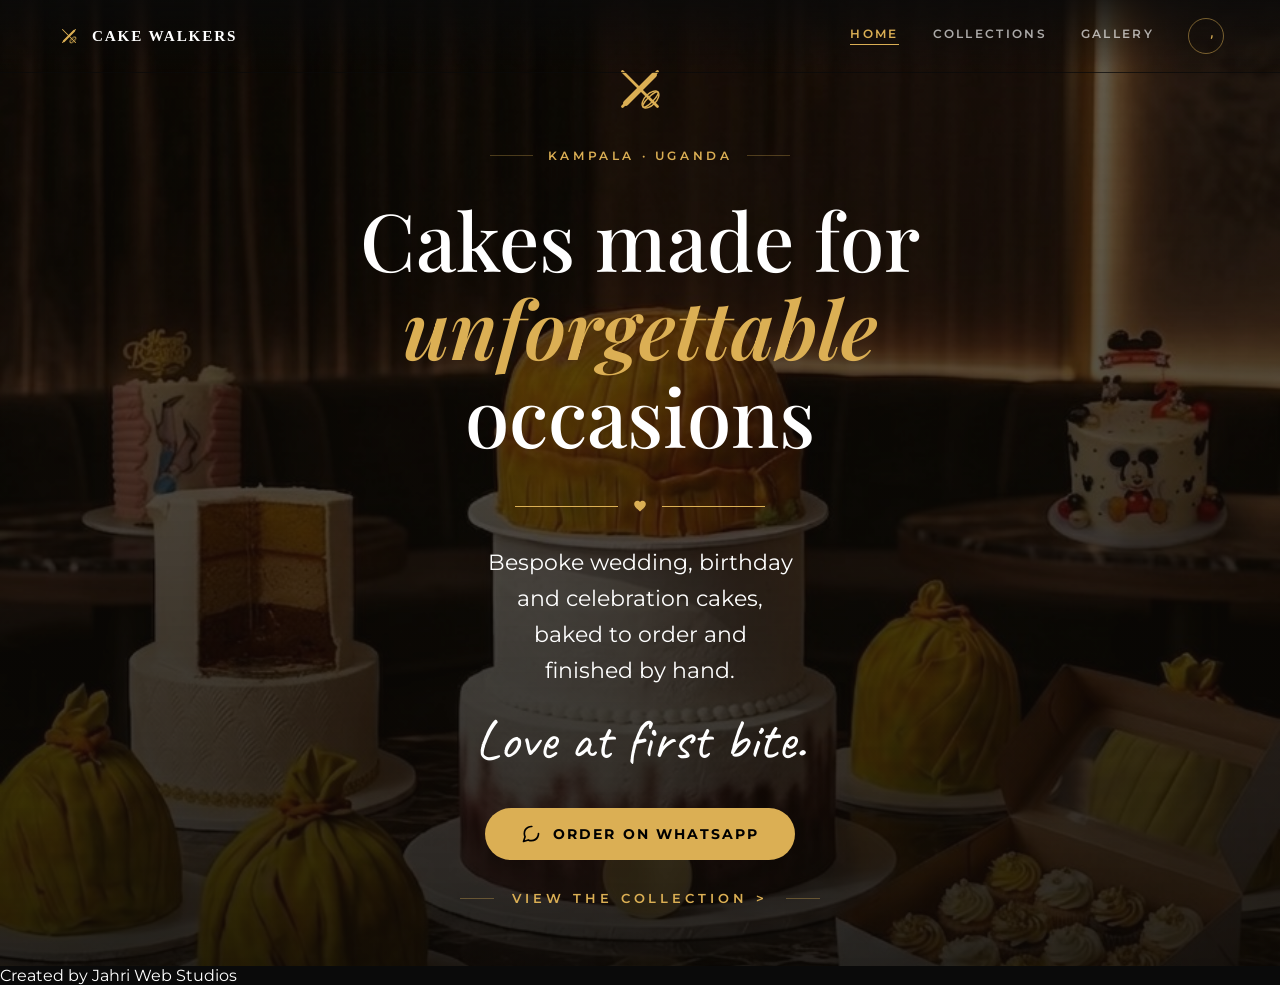
<file: index.html>
<!DOCTYPE html>
<html lang="en">
<head>
    <meta charset="UTF-8">
    <meta name="viewport" content="width=device-width, initial-scale=1.0">

    <!-- Social preview meta tags -->
    <meta name="description" content="Bakery in Uganda — fresh breads, cakes, and pastries from Cake Walkers.">

    <!-- Open Graph / Facebook / WhatsApp -->
    <meta property="og:type" content="website">
    <meta property="og:title" content="Cake Walkers — Bakery in Uganda">
    <meta property="og:description" content="Bakery in Uganda — fresh breads, cakes, and pastries from Cake Walkers.">
    <meta property="og:url" content="https://buyinzamathans.github.io/">
    <meta property="og:image" content="https://buyinzamathans.github.io/assets/og-image.png">
    <meta property="og:image:width" content="1200">
    <meta property="og:image:height" content="630">

    <!-- Twitter card -->
    <meta name="twitter:card" content="summary_large_image">
    <meta name="twitter:title" content="Cake Walkers — Bakery in Uganda">
    <meta name="twitter:description" content="Bakery in Uganda — fresh breads, cakes, and pastries from Cake Walkers.">
    <meta name="twitter:image" content="https://buyinzamathans.github.io/assets/og-image.png">

    <title>Cake Walkers | Kampala</title>
    <link rel="stylesheet" href="style.css">
    <!-- Google Fonts for premium typography and Artisanal Brush script -->
    <link rel="preconnect" href="https://fonts.googleapis.com">
    <link rel="preconnect" href="https://fonts.gstatic.com" crossorigin>
    <link href="https://fonts.googleapis.com/css2?family=Caveat:wght@400;500;600;700&family=Montserrat:wght@300;400;500;600;700&family=Playfair+Display:ital,wght@0,400;0,500;0,600;1,400;1,500;1,60[...]" rel="stylesheet">
</head>
<body>

    <!-- Site Navigation -->
    <nav class="site-nav" id="siteNav">
        <a href="index.html" class="nav-brand">
            <svg viewBox="0 0 100 100" fill="none" xmlns="http://www.w3.org/2000/svg">
                <path d="M25 75 L75 25" stroke="#dbaf54" stroke-width="4" stroke-linecap="round"/>
                <path d="M30 70 L70 30" stroke="#dbaf54" stroke-width="8" stroke-linecap="round"/>
                <path d="M25 25 L50 50" stroke="#dbaf54" stroke-width="4" stroke-linecap="round"/>
                <ellipse cx="65" cy="65" rx="15" ry="8" transform="rotate(-45 65 65)" stroke="#dbaf54" stroke-width="2"/>
                <ellipse cx="65" cy="65" rx="15" ry="4" transform="rotate(-45 65 65)" stroke="#dbaf54" stroke-width="2"/>
                <path d="M50 50 L75 75" stroke="#dbaf54" stroke-width="4" stroke-linecap="round"/>
            </svg>
            <span class="nav-wordmark">CAKE WALKERS</span>
        </a>
        <div class="nav-links">
            <a href="index.html" class="nav-link is-current"><span class="full">Home</span></a>
            <a href="collections.html" class="nav-link"><span class="full">Collections</span></a>
            <a href="gallery.html" class="nav-link"><span class="full">Gallery</span></a>
            <a href="https://wa.me/256777690441" class="nav-wa" target="_blank" rel="noopener noreferrer" aria-label="Order on WhatsApp">
                <svg viewBox="0 0 24 24" fill="none" stroke="currentColor" stroke-width="2" stroke-linecap="round" stroke-linejoin="round"><path d="M21 11.5a8.38 8.38 0 0 1-.9 3.8 8.5 8.5 0 0 1-7.[...]"/>
            </a>
        </div>
    </nav>

    <!-- Hero Section -->
    <section class="hero-section">
        <div class="hero-content">
            
            <!-- Brand Icon (Crossed Whisk and Rolling Pin) -->
            <div class="brand-icon">
                <svg viewBox="0 0 100 100" fill="none" xmlns="http://www.w3.org/2000/svg">
                    <!-- Rolling Pin -->
                    <path d="M25 75 L75 25" stroke="#dbaf54" stroke-width="4" stroke-linecap="round"/>
                    <path d="M30 70 L70 30" stroke="#dbaf54" stroke-width="8" stroke-linecap="round"/>
                    <!-- Whisk -->
                    <path d="M25 25 L50 50" stroke="#dbaf54" stroke-width="4" stroke-linecap="round"/>
                    <ellipse cx="65" cy="65" rx="15" ry="8" transform="rotate(-45 65 65)" stroke="#dbaf54" stroke-width="2"/>
                    <ellipse cx="65" cy="65" rx="15" ry="4" transform="rotate(-45 65 65)" stroke="#dbaf54" stroke-width="2"/>
                    <path d="M50 50 L75 75" stroke="#dbaf54" stroke-width="4" stroke-linecap="round"/>
                </svg>
            </div>

            <!-- Location with Horizontal Lines -->
            <div class="location-wrapper">
                <span class="location-tag">KAMPALA &middot; UGANDA</span>
            </div>
            
            <h1 class="main-title">
                Cakes made for<br>
                <span class="highlight">unforgettable</span><br>
                occasions
            </h1>

            <!-- Heart Divider -->
            <div class="heart-divider">
                <svg viewBox="0 0 24 24" fill="#dbaf54" xmlns="http://www.w3.org/2000/svg">
                    <path d="M12 21.35l-1.45-1.32C5.4 15.36 2 12.28 2 8.5 2 5.42 4.42 3 7.5 3c1.74 0 3.41.81 4.5 2.09C13.09 3.81 14.76 3 16.5 3 19.58 3 22 5.42 22 8.5c0 3.78-3.4 6.86-8.55 11.54L12[...]"/>
                </svg>
            </div>
            
            <div class="description-wrapper">
                <p class="description-main">
                    Bespoke wedding, birthday<br>
                    and celebration cakes,<br>
                    baked to order and<br>
                    <span class="highlight-text">finished by hand.</span>
                </p>
                <p class="description-script">
                    Love at first bite.
                </p>
            </div>
            
            <!-- WhatsApp Button with Icon -->
            <a href="https://wa.me/256777690441" class="whatsapp-btn" target="_blank" rel="noopener noreferrer">
                <svg class="wa-icon" viewBox="0 0 24 24" fill="none" stroke="currentColor" stroke-width="2" stroke-linecap="round" stroke-linejoin="round" xmlns="http://www.w3.org/2000/svg">
                    <path d="M21 11.5a8.38 8.38 0 0 1-.9 3.8 8.5 8.5 0 0 1-7.6 4.7 8.38 8.38 0 0 1-3.8-.9L3 21l1.9-5.7a8.38 8.38 0 0 1-.9-3.8 8.5 8.5 0 0 1 4.7-7.6 8.38 8.38 0 0 1 3.8-.9h.5a8.48 8[...]"/>
                </svg>
                ORDER ON WHATSAPP
            </a>
            
            <!-- Footer Link -->
            <div class="footer-link-wrapper">
                <a href="collections.html" class="view-collection">VIEW THE COLLECTION <span class="arrow">&gt;</span></a>

            </div>
        </div>
    </section>

    <script>
        const nav = document.getElementById('siteNav');
        window.addEventListener('scroll', () => {
            nav.classList.toggle('is-scrolled', window.scrollY > 40);
        }, { passive: true });
    </script>

    <!-- Jahri Web Studios credit tag (subtle, non-intrusive) -->
    <div class="jahri-credit" aria-hidden="true">Created by Jahri Web Studios</div>

</body>
</html>
</file>
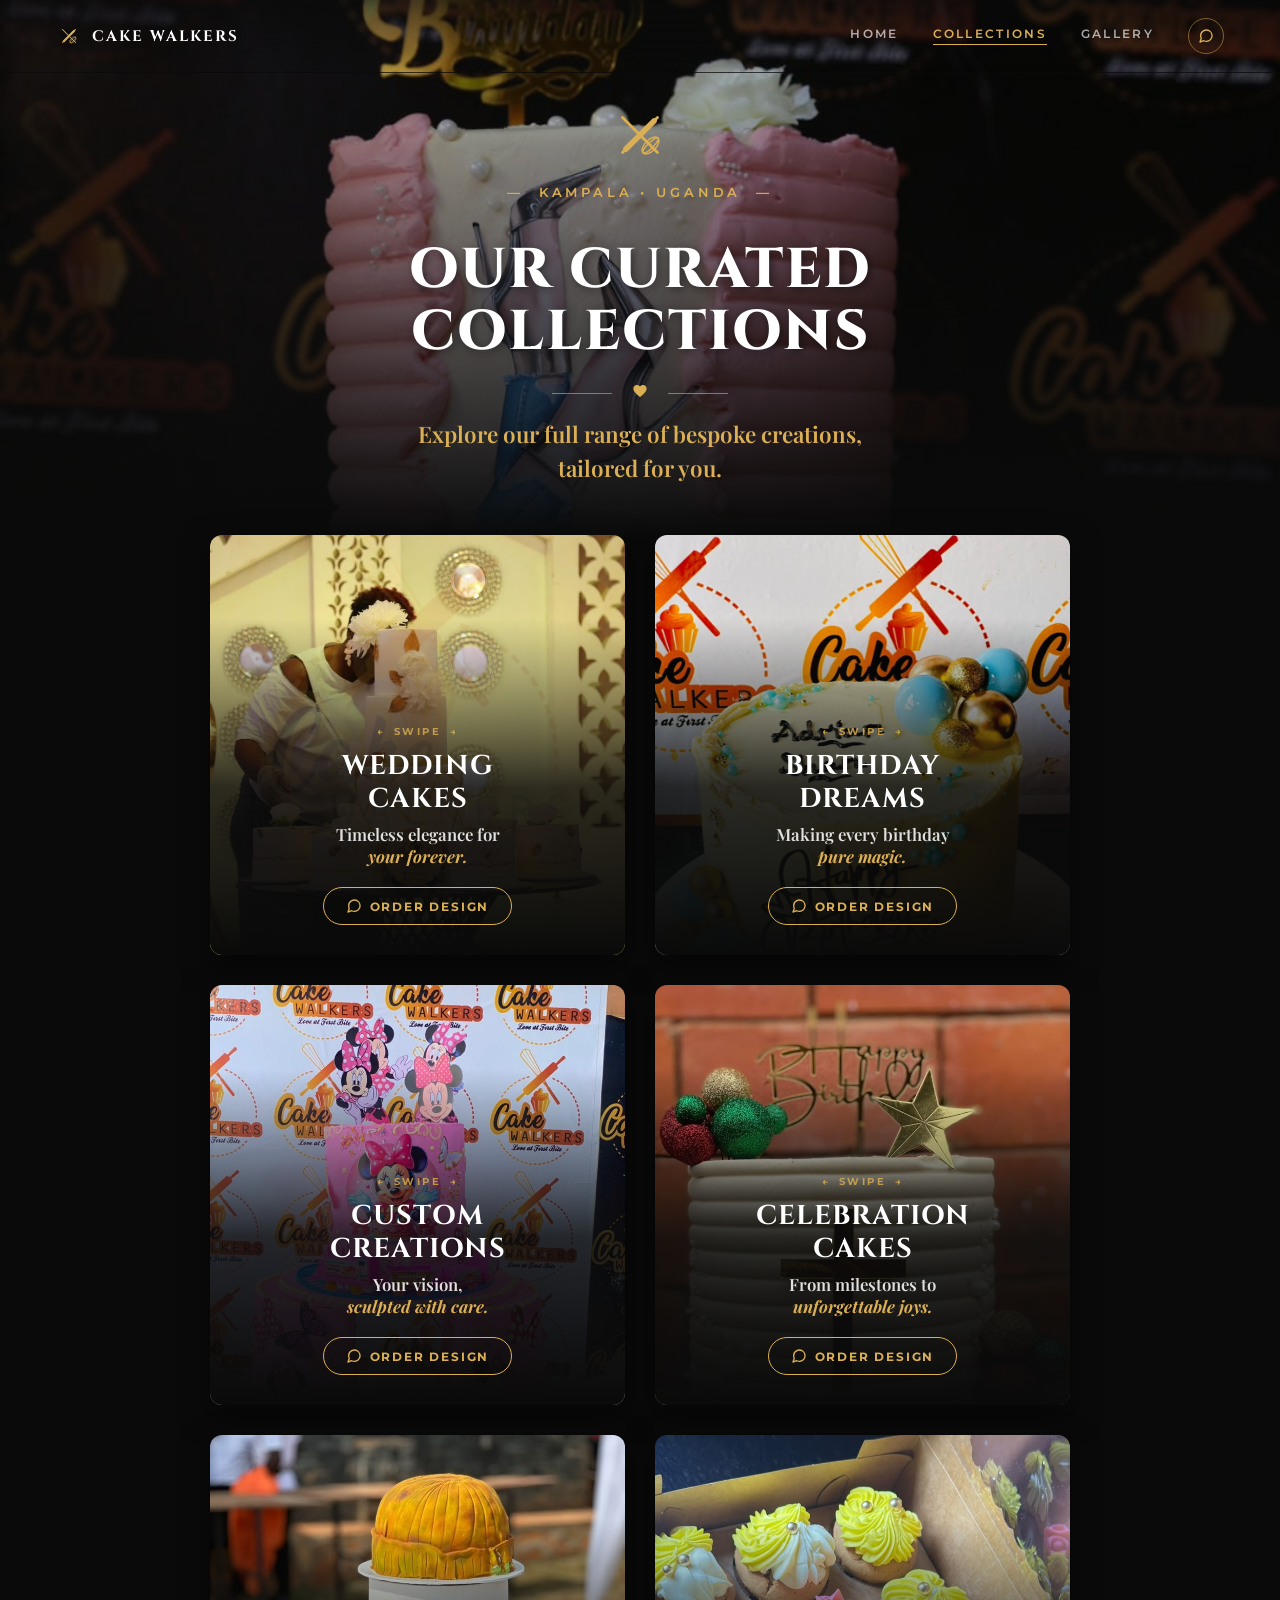
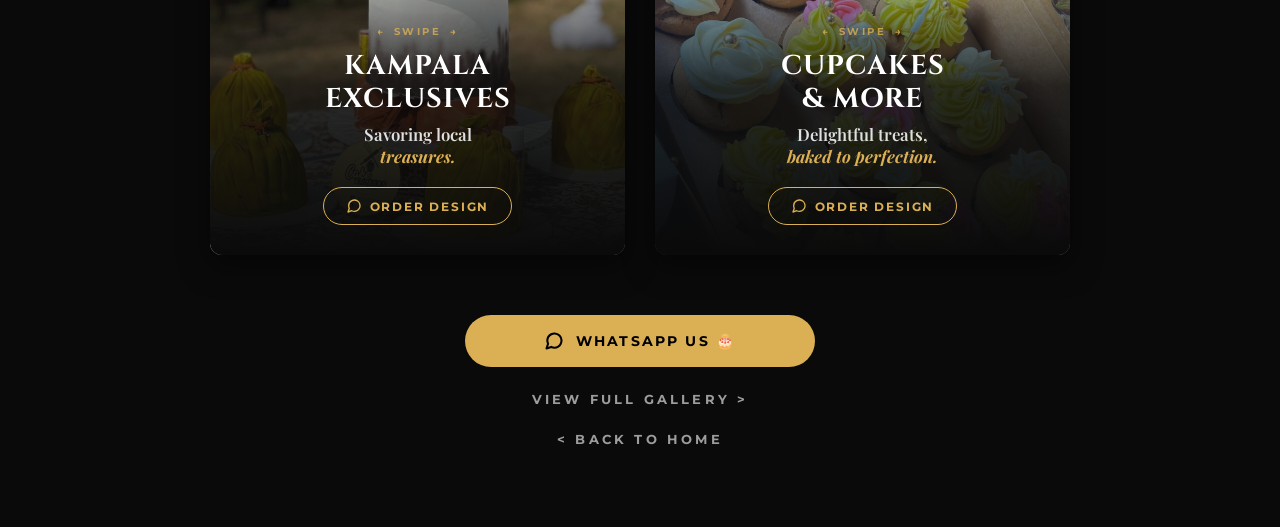
<file: collections.html>
<!DOCTYPE html>
<html lang="en">
<head>
    <meta charset="UTF-8">
    <meta name="viewport" content="width=device-width, initial-scale=1.0">
    <title>Cake Walkers | Collections</title>
    <link rel="preconnect" href="https://fonts.googleapis.com">
    <link rel="preconnect" href="https://fonts.gstatic.com" crossorigin>
    <link href="https://fonts.googleapis.com/css2?family=Cinzel:wght@600;700;800&family=Montserrat:wght@400;600;700;800&family=Playfair+Display:ital,wght@0,600;0,700;0,800;1,600;1,700&display=swap" rel="stylesheet">
    <link rel="stylesheet" href="style.css">
</head>
<body class="collections-body">

    <!-- Site Navigation -->
    <nav class="site-nav" id="siteNav">
        <a href="index.html" class="nav-brand">
            <svg viewBox="0 0 100 100" fill="none" xmlns="http://www.w3.org/2000/svg">
                <path d="M25 75 L75 25" stroke="#dbaf54" stroke-width="4" stroke-linecap="round"/>
                <path d="M30 70 L70 30" stroke="#dbaf54" stroke-width="8" stroke-linecap="round"/>
                <path d="M25 25 L50 50" stroke="#dbaf54" stroke-width="4" stroke-linecap="round"/>
                <ellipse cx="65" cy="65" rx="15" ry="8" transform="rotate(-45 65 65)" stroke="#dbaf54" stroke-width="2"/>
                <ellipse cx="65" cy="65" rx="15" ry="4" transform="rotate(-45 65 65)" stroke="#dbaf54" stroke-width="2"/>
                <path d="M50 50 L75 75" stroke="#dbaf54" stroke-width="4" stroke-linecap="round"/>
            </svg>
            <span class="nav-wordmark">CAKE WALKERS</span>
        </a>
        <div class="nav-links">
            <a href="index.html" class="nav-link"><span class="full">Home</span></a>
            <a href="collections.html" class="nav-link is-current"><span class="full">Collections</span></a>
            <a href="gallery.html" class="nav-link"><span class="full">Gallery</span></a>
            <a href="https://wa.me/256777690441" class="nav-wa" target="_blank" rel="noopener noreferrer" aria-label="Order on WhatsApp">
                <svg viewBox="0 0 24 24" fill="none" stroke="currentColor" stroke-width="2" stroke-linecap="round" stroke-linejoin="round"><path d="M21 11.5a8.38 8.38 0 0 1-.9 3.8 8.5 8.5 0 0 1-7.6 4.7 8.38 8.38 0 0 1-3.8-.9L3 21l1.9-5.7a8.38 8.38 0 0 1-.9-3.8 8.5 8.5 0 0 1 4.7-7.6 8.38 8.38 0 0 1 3.8-.9h.5a8.48 8.48 0 0 1 8 8v.5z"></path></svg>
            </a>
        </div>
    </nav>

    <!-- Fading Top Background -->
    <div class="top-fade-bg"></div>
    
    <div class="collections-wrapper">
        <!-- Header Section -->
        <header class="collections-header">
            <div class="brand-icon logo-icon">
                <svg viewBox="0 0 100 100" fill="none" xmlns="http://www.w3.org/2000/svg">
                    <path d="M25 75 L75 25" stroke="#dbaf54" stroke-width="4" stroke-linecap="round"/>
                    <path d="M30 70 L70 30" stroke="#dbaf54" stroke-width="8" stroke-linecap="round"/>
                    <path d="M25 25 L50 50" stroke="#dbaf54" stroke-width="4" stroke-linecap="round"/>
                    <ellipse cx="65" cy="65" rx="15" ry="8" transform="rotate(-45 65 65)" stroke="#dbaf54" stroke-width="2"/>
                    <ellipse cx="65" cy="65" rx="15" ry="4" transform="rotate(-45 65 65)" stroke="#dbaf54" stroke-width="2"/>
                    <path d="M50 50 L75 75" stroke="#dbaf54" stroke-width="4" stroke-linecap="round"/>
                </svg>
            </div>
            <div class="location-tag">
                <span>—</span> KAMPALA &bull; UGANDA <span>—</span>
            </div>
        </header>

        <!-- Title Section -->
        <section class="collections-intro">
            <h1>OUR CURATED COLLECTIONS</h1>
            <div class="divider-heart">
                <span class="line"></span>
                <span class="heart">
                    <svg viewBox="0 0 24 24" fill="#dbaf54" xmlns="http://www.w3.org/2000/svg">
                        <path d="M12 21.35l-1.45-1.32C5.4 15.36 2 12.28 2 8.5 2 5.42 4.42 3 7.5 3c1.74 0 3.41.81 4.5 2.09C13.09 3.81 14.76 3 16.5 3 19.58 3 22 5.42 22 8.5c0 3.78-3.4 6.86-8.55 11.54L12 21.35z"/>
                    </svg>
                </span>
                <span class="line"></span>
            </div>
            <p>Explore our full range of bespoke creations,<br>tailored for you.</p>
        </section>

        <!-- Grid Section with Swipeable Cards -->
        <main class="collections-grid">
            
            <!-- Card 1: Wedding Cakes -->
            <div class="collection-card">
                <div class="card-carousel">
                    <img src="images/gallery/wedding-03.jpg" alt="Wedding Cake 1" class="carousel-img">
                    <img src="images/gallery/wedding-02.jpg" alt="Wedding Cake 2" class="carousel-img">
                    <img src="images/gallery/wedding-01.jpg" alt="Wedding Cake 3" class="carousel-img">
                </div>
                <div class="card-overlay"></div>
                <div class="card-content">
                    <div class="swipe-indicator"><span>&larr;</span> SWIPE <span>&rarr;</span></div>
                    <h2>WEDDING<br>CAKES</h2>
                    <p>Timeless elegance for<br><em>your forever.</em></p>
                    <a href="https://wa.me/256777690441?text=Hi!%20I'm%20interested%20in%20ordering%20a%20Wedding%20Cake." class="card-wa-btn" target="_blank">
                        <svg viewBox="0 0 24 24" fill="none" stroke="currentColor" stroke-width="2" stroke-linecap="round" stroke-linejoin="round"><path d="M21 11.5a8.38 8.38 0 0 1-.9 3.8 8.5 8.5 0 0 1-7.6 4.7 8.38 8.38 0 0 1-3.8-.9L3 21l1.9-5.7a8.38 8.38 0 0 1-.9-3.8 8.5 8.5 0 0 1 4.7-7.6 8.38 8.38 0 0 1 3.8-.9h.5a8.48 8.48 0 0 1 8 8v.5z"></path></svg>
                        ORDER DESIGN
                    </a>
                </div>
            </div>

            <!-- Card 2: Birthday Dreams (+4 slides) -->
            <div class="collection-card">
                <div class="card-carousel">
                    <img src="images/gallery/birthday-12.jpg" alt="Birthday Cake 1" class="carousel-img">
                    <img src="images/gallery/celebrations-17.jpg" alt="Birthday Cake 2" class="carousel-img">
                    <img src="images/gallery/birthday-08.jpg" alt="Birthday Cake 3" class="carousel-img">
                    <img src="images/gallery/birthday-06.jpg" alt="Birthday Cake 4" class="carousel-img">
                    <img src="images/gallery/birthday-03.jpg" alt="Birthday Cake 5" class="carousel-img">
                    <img src="images/gallery/birthday-01.jpg" alt="Birthday Cake 6" class="carousel-img">
                </div>
                <div class="card-overlay"></div>
                <div class="card-content">
                    <div class="swipe-indicator"><span>&larr;</span> SWIPE <span>&rarr;</span></div>
                    <h2>BIRTHDAY<br>DREAMS</h2>
                    <p>Making every birthday<br><em>pure magic.</em></p>
                    <a href="https://wa.me/256777690441?text=Hi!%20I'm%20interested%20in%20ordering%20a%20Birthday%20Cake." class="card-wa-btn" target="_blank">
                        <svg viewBox="0 0 24 24" fill="none" stroke="currentColor" stroke-width="2" stroke-linecap="round" stroke-linejoin="round"><path d="M21 11.5a8.38 8.38 0 0 1-.9 3.8 8.5 8.5 0 0 1-7.6 4.7 8.38 8.38 0 0 1-3.8-.9L3 21l1.9-5.7a8.38 8.38 0 0 1-.9-3.8 8.5 8.5 0 0 1 4.7-7.6 8.38 8.38 0 0 1 3.8-.9h.5a8.48 8.48 0 0 1 8 8v.5z"></path></svg>
                        ORDER DESIGN
                    </a>
                </div>
            </div>

            <!-- Card 3: Custom Creations (+2 slides) -->
            <div class="collection-card">
                <div class="card-carousel">
                    <img src="images/gallery/characters-06.jpg" alt="Custom Creation 1" class="carousel-img">
                    <img src="images/gallery/birthday-15.jpg" alt="Custom Creation 2" class="carousel-img">
                    <img src="images/gallery/celebrations-02.jpg" alt="Custom Creation 3" class="carousel-img">
                    <img src="images/gallery/custom-02.jpg" alt="Custom Creation 4" class="carousel-img">
                </div>
                <div class="card-overlay"></div>
                <div class="card-content">
                    <div class="swipe-indicator"><span>&larr;</span> SWIPE <span>&rarr;</span></div>
                    <h2>CUSTOM<br>CREATIONS</h2>
                    <p>Your vision,<br><em>sculpted with care.</em></p>
                    <a href="https://wa.me/256777690441?text=Hi!%20I%20have%20an%20idea%20for%20a%20Custom%20Cake!" class="card-wa-btn" target="_blank">
                        <svg viewBox="0 0 24 24" fill="none" stroke="currentColor" stroke-width="2" stroke-linecap="round" stroke-linejoin="round"><path d="M21 11.5a8.38 8.38 0 0 1-.9 3.8 8.5 8.5 0 0 1-7.6 4.7 8.38 8.38 0 0 1-3.8-.9L3 21l1.9-5.7a8.38 8.38 0 0 1-.9-3.8 8.5 8.5 0 0 1 4.7-7.6 8.38 8.38 0 0 1 3.8-.9h.5a8.48 8.48 0 0 1 8 8v.5z"></path></svg>
                        ORDER DESIGN
                    </a>
                </div>
            </div>

            <!-- Card 4: Celebration Cakes (+2 slides) -->
            <div class="collection-card">
                <div class="card-carousel">
                    <img src="images/gallery/celebrations-01.jpg" alt="Celebration 1" class="carousel-img">
                    <img src="images/gallery/characters-01.jpg" alt="Celebration 2" class="carousel-img">
                    <img src="images/gallery/celebrations-06.jpg" alt="Celebration 3" class="carousel-img">
                    <img src="images/gallery/celebrations-15.jpg" alt="Celebration 4" class="carousel-img">
                </div>
                <div class="card-overlay"></div>
                <div class="card-content">
                    <div class="swipe-indicator"><span>&larr;</span> SWIPE <span>&rarr;</span></div>
                    <h2>CELEBRATION<br>CAKES</h2>
                    <p>From milestones to<br><em>unforgettable joys.</em></p>
                    <a href="https://wa.me/256777690441?text=Hi!%20I'm%20looking%20for%20a%20Celebration%20Cake." class="card-wa-btn" target="_blank">
                        <svg viewBox="0 0 24 24" fill="none" stroke="currentColor" stroke-width="2" stroke-linecap="round" stroke-linejoin="round"><path d="M21 11.5a8.38 8.38 0 0 1-.9 3.8 8.5 8.5 0 0 1-7.6 4.7 8.38 8.38 0 0 1-3.8-.9L3 21l1.9-5.7a8.38 8.38 0 0 1-.9-3.8 8.5 8.5 0 0 1 4.7-7.6 8.38 8.38 0 0 1 3.8-.9h.5a8.48 8.48 0 0 1 8 8v.5z"></path></svg>
                        ORDER DESIGN
                    </a>
                </div>
            </div>

            <!-- Card 5: Kampala Exclusives -->
            <div class="collection-card">
                <div class="card-carousel">
                    <img src="images/gallery/custom-04.jpg" alt="Exclusives 1" class="carousel-img">
                    <img src="images/gallery/custom-03.jpg" alt="Exclusives 2" class="carousel-img">
                </div>
                <div class="card-overlay"></div>
                <div class="card-content">
                    <div class="swipe-indicator"><span>&larr;</span> SWIPE <span>&rarr;</span></div>
                    <h2>KAMPALA<br>EXCLUSIVES</h2>
                    <p>Savoring local<br><em>treasures.</em></p>
                    <a href="https://wa.me/256777690441?text=Hi!%20I'm%20interested%20in%20the%20Kampala%20Exclusives." class="card-wa-btn" target="_blank">
                        <svg viewBox="0 0 24 24" fill="none" stroke="currentColor" stroke-width="2" stroke-linecap="round" stroke-linejoin="round"><path d="M21 11.5a8.38 8.38 0 0 1-.9 3.8 8.5 8.5 0 0 1-7.6 4.7 8.38 8.38 0 0 1-3.8-.9L3 21l1.9-5.7a8.38 8.38 0 0 1-.9-3.8 8.5 8.5 0 0 1 4.7-7.6 8.38 8.38 0 0 1 3.8-.9h.5a8.48 8.48 0 0 1 8 8v.5z"></path></svg>
                        ORDER DESIGN
                    </a>
                </div>
            </div>

            <!-- Card 6: Cupcakes & More (Replaced Dessert Bars) -->
            <div class="collection-card">
                <div class="card-carousel">
                    <img src="images/gallery/treats-02.jpg" alt="Cupcakes 1" class="carousel-img">
                    <img src="images/gallery/treats-01.jpg" alt="Cupcakes 2" class="carousel-img">
                    <img src="images/gallery/treats-03.jpg" alt="Cookies 1" class="carousel-img">
                    <img src="images/gallery/treats-04.jpg" alt="Cookies 2" class="carousel-img">
                </div>
                <div class="card-overlay"></div>
                <div class="card-content">
                    <div class="swipe-indicator"><span>&larr;</span> SWIPE <span>&rarr;</span></div>
                    <h2>CUPCAKES<br>&amp; MORE</h2>
                    <p>Delightful treats,<br><em>baked to perfection.</em></p>
                    <a href="https://wa.me/256777690441?text=Hi!%20I'm%20interested%20in%20ordering%20Cupcakes%20%26%20More." class="card-wa-btn" target="_blank">
                        <svg viewBox="0 0 24 24" fill="none" stroke="currentColor" stroke-width="2" stroke-linecap="round" stroke-linejoin="round"><path d="M21 11.5a8.38 8.38 0 0 1-.9 3.8 8.5 8.5 0 0 1-7.6 4.7 8.38 8.38 0 0 1-3.8-.9L3 21l1.9-5.7a8.38 8.38 0 0 1-.9-3.8 8.5 8.5 0 0 1 4.7-7.6 8.38 8.38 0 0 1 3.8-.9h.5a8.48 8.48 0 0 1 8 8v.5z"></path></svg>
                        ORDER DESIGN
                    </a>
                </div>
            </div>

        </main>

        <!-- Footer Section -->
        <footer class="collections-footer">
            <a href="https://wa.me/256777690441" class="whatsapp-btn" target="_blank" rel="noopener noreferrer">
                <svg class="wa-icon" viewBox="0 0 24 24" fill="none" stroke="currentColor" stroke-width="2.5" stroke-linecap="round" stroke-linejoin="round">
                    <path d="M21 11.5a8.38 8.38 0 0 1-.9 3.8 8.5 8.5 0 0 1-7.6 4.7 8.38 8.38 0 0 1-3.8-.9L3 21l1.9-5.7a8.38 8.38 0 0 1-.9-3.8 8.5 8.5 0 0 1 4.7-7.6 8.38 8.38 0 0 1 3.8-.9h.5a8.48 8.48 0 0 1 8 8v.5z"></path>
                </svg>
                WHATSAPP US 🎂
            </a>
            <a href="gallery.html" class="back-link">VIEW FULL GALLERY &gt;</a>
            <a href="index.html" class="back-link">&lt; BACK TO HOME</a>
        </footer>
    </div>

    <script>
        const nav = document.getElementById('siteNav');
        window.addEventListener('scroll', () => {
            nav.classList.toggle('is-scrolled', window.scrollY > 40);
        }, { passive: true });
    </script>
</body>
</html>
</file>
<file: style.css>
/* =========================================
   1. GLOBAL VARIABLES & RESET
   ========================================= */
:root {
    --bg-dark: #0a0a0a;
    --text-light: #ffffff;
    --text-muted: #a0a0a0;
    --gold-accent: #dbaf54;
    --gold-hover: #c99c43;
    --card-gradient: linear-gradient(180deg, rgba(10,10,10,0) 0%, rgba(10,10,10,0.85) 50%, rgba(10,10,10,1) 100%);
}

* {
    box-sizing: border-box;
    margin: 0;
    padding: 0;
}

html, body {
    min-height: 100vh;
    background-color: var(--bg-dark);
    color: var(--text-light);
    font-family: 'Montserrat', sans-serif;
    -webkit-font-smoothing: antialiased;
    -moz-osx-font-smoothing: grayscale;
    overflow-x: hidden;
}

h1, h2, h3 {
    font-family: 'Playfair Display', serif;
}


/* =========================================
   2. HOMEPAGE / HERO SECTION STYLES
   ========================================= */
.hero-section {
    min-height: 100vh;
    display: flex;
    flex-direction: column;
    align-items: center;
    justify-content: center;
    padding: 6vh 5vw;
    position: relative;
    text-align: center;
    background: linear-gradient(to bottom, rgba(15, 10, 5, 0.6) 0%, rgba(10, 8, 5, 0.85) 100%),
                url('images/site/hero-desktop-bg.jpg') center/cover no-repeat;
}

.hero-content {
    width: 100%;
    max-width: 800px;
    margin: 0 auto;
    position: relative;
    z-index: 2;
    display: flex;
    flex-direction: column;
    align-items: center;
}

.brand-icon {
    width: 70px;
    height: 70px;
    margin-bottom: 1.5rem;
}

.brand-icon svg {
    width: 100%;
    height: 100%;
    display: block;
}

.location-wrapper {
    display: flex;
    align-items: center;
    justify-content: center;
    width: 100%;
    max-width: 300px;
    margin-bottom: 2rem;
}

.location-wrapper::before,
.location-wrapper::after {
    content: '';
    flex: 1;
    height: 1px;
    background-color: rgba(219, 175, 84, 0.3);
}

.location-tag {
    font-size: 0.75rem;
    letter-spacing: 0.3em;
    color: var(--gold-accent);
    text-transform: uppercase;
    font-weight: 600;
    padding: 0 15px;
}

.main-title {
    font-family: 'Playfair Display', serif;
    font-size: clamp(2.5rem, 8vw, 5rem);
    line-height: 1.1;
    font-weight: 500;
    margin-bottom: 1.5rem;
}

.main-title .highlight {
    font-style: italic;
    color: var(--gold-accent);
    font-weight: 600;
}

.heart-divider {
    display: flex;
    align-items: center;
    justify-content: center;
    width: 100%;
    max-width: 250px;
    margin: 1rem 0 2rem 0;
}

.heart-divider::before,
.heart-divider::after {
    content: '';
    flex: 1;
    height: 1px;
    background-color: var(--gold-accent);
}

.heart-divider svg {
    width: 14px;
    height: 14px;
    margin: 0 15px;
}

.description-wrapper {
    max-width: 600px;
    margin: 0 auto 2.5rem auto;
}

.description-main {
    font-size: clamp(1.1rem, 3vw, 1.4rem);
    line-height: 1.6;
    color: var(--text-light);
    margin-bottom: 1.5rem;
}

.description-script {
    font-family: 'Caveat', cursive;
    font-size: clamp(2.5rem, 5vw, 3.5rem);
    line-height: 1;
    color: var(--text-light);
}

.whatsapp-btn {
    display: inline-flex;
    align-items: center;
    justify-content: center;
    background-color: var(--gold-accent);
    color: #000000;
    text-decoration: none;
    padding: 16px 36px;
    border-radius: 50px;
    font-size: 0.9rem;
    font-weight: 700;
    letter-spacing: 0.15em;
    transition: background-color 0.3s ease, transform 0.2s ease;
}

.whatsapp-btn:hover {
    background-color: var(--gold-hover);
    transform: translateY(-2px);
}

.whatsapp-btn .wa-icon {
    width: 20px;
    height: 20px;
    margin-right: 12px;
}

.footer-link-wrapper {
    display: flex;
    align-items: center;
    justify-content: center;
    width: 100%;
    max-width: 360px;
    margin-top: 1.5rem;
}

.footer-link-wrapper::before,
.footer-link-wrapper::after {
    content: '';
    flex: 1;
    height: 1px;
    background-color: rgba(219, 175, 84, 0.35);
}

.view-collection {
    color: var(--gold-accent);
    text-decoration: none;
    font-size: 0.82rem;
    letter-spacing: 0.3em;
    text-transform: uppercase;
    font-weight: 600;
    padding: 6px 18px;
    transition: all 0.3s ease;
}

.view-collection:hover {
    color: var(--text-light);
}


/* =========================================
   3. COLLECTIONS PAGE LAYOUT
   ========================================= */
.collections-body {
    background-color: var(--bg-dark);
    color: var(--text-light);
    position: relative;
    min-height: 100vh;
}

.top-fade-bg {
    position: absolute;
    top: 0;
    left: 0;
    width: 100%;
    height: 60vh;
    background: linear-gradient(to bottom, rgba(10, 10, 10, 0.1) 0%, rgba(10, 10, 10, 1) 100%), 
                url('images/site/collections-banner.jpg') center/cover no-repeat;
    z-index: 0;
}

.collections-wrapper {
    max-width: 900px;
    margin: 0 auto;
    padding: 100px 20px 80px;
    display: flex;
    flex-direction: column;
    align-items: center;
    position: relative;
    z-index: 1;
}

.collections-header {
    text-align: center;
    margin-bottom: 40px;
}

.collections-header .logo-icon {
    width: 70px;
    height: 70px;
    margin: 0 auto 15px auto;
}

.collections-header .location-tag {
    font-size: 0.8rem;
    letter-spacing: 0.3em;
    color: var(--gold-accent);
    text-transform: uppercase;
    font-weight: 600;
    display: flex;
    align-items: center;
    justify-content: center;
    gap: 15px;
}

.collections-intro {
    text-align: center;
    margin-bottom: 50px;
    width: 100%;
}

.collections-intro h1 {
    font-family: 'Cinzel', serif;
    font-size: clamp(2.2rem, 6vw, 3.5rem);
    font-weight: 800;
    margin: 0 0 20px 0;
    letter-spacing: 2px;
    line-height: 1.1;
    text-shadow: 2px 2px 10px rgba(0,0,0,0.5);
}

.collections-intro .divider-heart {
    display: flex;
    align-items: center;
    justify-content: center;
    gap: 20px;
    margin: 15px 0;
}

.collections-intro .divider-heart .line {
    height: 1px;
    width: 60px;
    background-color: var(--gold-accent);
    opacity: 0.6;
}

.collections-intro .divider-heart .heart svg {
    width: 16px;
    height: 16px;
}

.collections-intro p {
    font-family: 'Playfair Display', serif;
    font-size: clamp(1.1rem, 3vw, 1.4rem);
    font-weight: 600;
    color: var(--gold-accent);
    line-height: 1.5;
    margin: 0;
}


/* =========================================
   4. SWIPEABLE CARDS & CAROUSEL GRID
   ========================================= */
.collections-grid {
    display: grid;
    grid-template-columns: repeat(2, 1fr);
    gap: 30px;
    width: 100%;
    margin-bottom: 60px;
}

.collection-card {
    position: relative;
    border-radius: 12px;
    overflow: hidden;
    height: 420px;
    display: flex;
    flex-direction: column;
    justify-content: flex-end;
    text-align: center;
    background-color: var(--bg-dark);
    box-shadow: 0 10px 30px rgba(0,0,0,0.5);
}

.card-carousel {
    position: absolute;
    top: 0;
    left: 0;
    width: 100%;
    height: 100%;
    display: flex;
    overflow-x: auto;
    scroll-snap-type: x mandatory;
    scrollbar-width: none;
    -ms-overflow-style: none;
    z-index: 1;
}

.card-carousel::-webkit-scrollbar {
    display: none;
}

.carousel-img {
    width: 100%;
    height: 100%;
    object-fit: cover;
    object-position: center top; /* Pushes the image upwards to display the cake better */
    flex: 0 0 100%;
    scroll-snap-align: start;
}

.card-overlay {
    position: absolute;
    bottom: 0;
    left: 0;
    width: 100%;
    height: 80%;
    background: var(--card-gradient);
    z-index: 2;
    pointer-events: none;
}

.card-content {
    position: relative;
    z-index: 3;
    padding: 30px 20px;
    display: flex;
    flex-direction: column;
    align-items: center;
    pointer-events: none;
}

.card-content .card-wa-btn {
    pointer-events: auto;
}

.swipe-indicator {
    font-size: 0.65rem;
    font-weight: 700;
    letter-spacing: 0.25em;
    color: rgba(219, 175, 84, 0.8);
    text-transform: uppercase;
    margin-bottom: 12px;
    display: flex;
    align-items: center;
    gap: 8px;
}

.card-content h2 {
    font-family: 'Cinzel', serif;
    font-size: clamp(1.3rem, 4vw, 1.7rem);
    font-weight: 700;
    margin: 0 0 8px 0;
    line-height: 1.2;
    letter-spacing: 1px;
}

.card-content p {
    font-family: 'Playfair Display', serif;
    font-size: 1.05rem;
    font-weight: 600;
    margin: 0 0 20px 0;
    color: #e0e0e0;
}

.card-content p em {
    color: var(--gold-accent);
    font-style: italic;
    font-weight: 700;
}

.card-wa-btn {
    display: inline-flex;
    align-items: center;
    justify-content: center;
    background-color: transparent;
    color: var(--gold-accent);
    border: 1px solid var(--gold-accent);
    text-decoration: none;
    padding: 10px 22px;
    border-radius: 50px;
    font-size: 0.75rem;
    font-weight: 700;
    letter-spacing: 0.15em;
    transition: all 0.3s ease;
}

.card-wa-btn:hover {
    background-color: var(--gold-accent);
    color: #000000;
    transform: translateY(-2px);
}

.card-wa-btn svg {
    width: 16px;
    height: 16px;
    margin-right: 8px;
}


/* =========================================
   5. FOOTER STYLES
   ========================================= */
.collections-footer {
    display: flex;
    flex-direction: column;
    align-items: center;
    width: 100%;
    gap: 25px;
}

.collections-footer .whatsapp-btn {
    width: 100%;
    max-width: 350px;
}

.back-link {
    font-size: 0.8rem;
    font-weight: 700;
    letter-spacing: 0.25em;
    color: rgba(255, 255, 255, 0.6);
    text-decoration: none;
    text-transform: uppercase;
    transition: color 0.3s ease;
}

.back-link:hover {
    color: var(--gold-accent);
}


/* =========================================
   6. RESPONSIVE BREAKPOINTS
   ========================================= */
@media (max-width: 650px) {
    .collections-grid {
        grid-template-columns: 1fr;
        gap: 25px;
    }
    
    .collection-card {
        height: 390px;
    }
    
    .hero-section {
        padding: 4vh 4vw;
        background: linear-gradient(to bottom, rgba(15, 10, 5, 0.6) 0%, rgba(10, 8, 5, 0.85) 100%),
                    url('images/site/hero-mobile-bg.jpg') center/cover no-repeat;
    }
}


/* =========================================
   7. SITE NAVIGATION (shared: collections + gallery)
   ========================================= */
.site-nav {
    position: fixed;
    top: 0;
    left: 0;
    width: 100%;
    z-index: 100;
    display: flex;
    align-items: center;
    justify-content: space-between;
    padding: 18px clamp(20px, 5vw, 56px);
    background: linear-gradient(to bottom, rgba(10,10,10,0.75) 0%, rgba(10,10,10,0) 100%);
    backdrop-filter: blur(0px);
    transition: background-color 0.4s ease, backdrop-filter 0.4s ease, padding 0.4s ease, border-color 0.4s ease;
    border-bottom: 1px solid transparent;
}

.site-nav.is-scrolled {
    background: rgba(10, 10, 10, 0.82);
    backdrop-filter: blur(14px);
    -webkit-backdrop-filter: blur(14px);
    padding-top: 12px;
    padding-bottom: 12px;
    border-bottom: 1px solid rgba(219, 175, 84, 0.15);
}

.site-nav .nav-brand {
    display: flex;
    align-items: center;
    gap: 10px;
    text-decoration: none;
    color: var(--text-light);
}

.site-nav .nav-brand svg {
    width: 26px;
    height: 26px;
    flex-shrink: 0;
}

.site-nav .nav-wordmark {
    font-family: 'Cinzel', serif;
    font-size: 0.95rem;
    font-weight: 700;
    letter-spacing: 0.12em;
    white-space: nowrap;
}

.site-nav .nav-links {
    display: flex;
    align-items: center;
    gap: clamp(14px, 3vw, 34px);
}

.site-nav .nav-link {
    font-family: 'Montserrat', sans-serif;
    font-size: 0.72rem;
    font-weight: 600;
    letter-spacing: 0.2em;
    text-transform: uppercase;
    color: rgba(255,255,255,0.65);
    text-decoration: none;
    position: relative;
    padding-bottom: 4px;
    transition: color 0.3s ease;
}

.site-nav .nav-link::after {
    content: '';
    position: absolute;
    left: 0;
    bottom: 0;
    width: 0;
    height: 1px;
    background-color: var(--gold-accent);
    transition: width 0.3s ease;
}

.site-nav .nav-link:hover {
    color: var(--text-light);
}

.site-nav .nav-link:hover::after {
    width: 100%;
}

.site-nav .nav-link.is-current {
    color: var(--gold-accent);
}

.site-nav .nav-link.is-current::after {
    width: 100%;
}

.site-nav .nav-wa {
    display: inline-flex;
    align-items: center;
    justify-content: center;
    width: 36px;
    height: 36px;
    border-radius: 50%;
    border: 1px solid rgba(219, 175, 84, 0.5);
    color: var(--gold-accent);
    flex-shrink: 0;
    transition: all 0.3s ease;
}

.site-nav .nav-wa:hover {
    background-color: var(--gold-accent);
    color: #000;
}

.site-nav .nav-wa svg {
    width: 16px;
    height: 16px;
}

@media (max-width: 650px) {
    .site-nav .nav-link span.full {
        display: none;
    }
}
</file>
